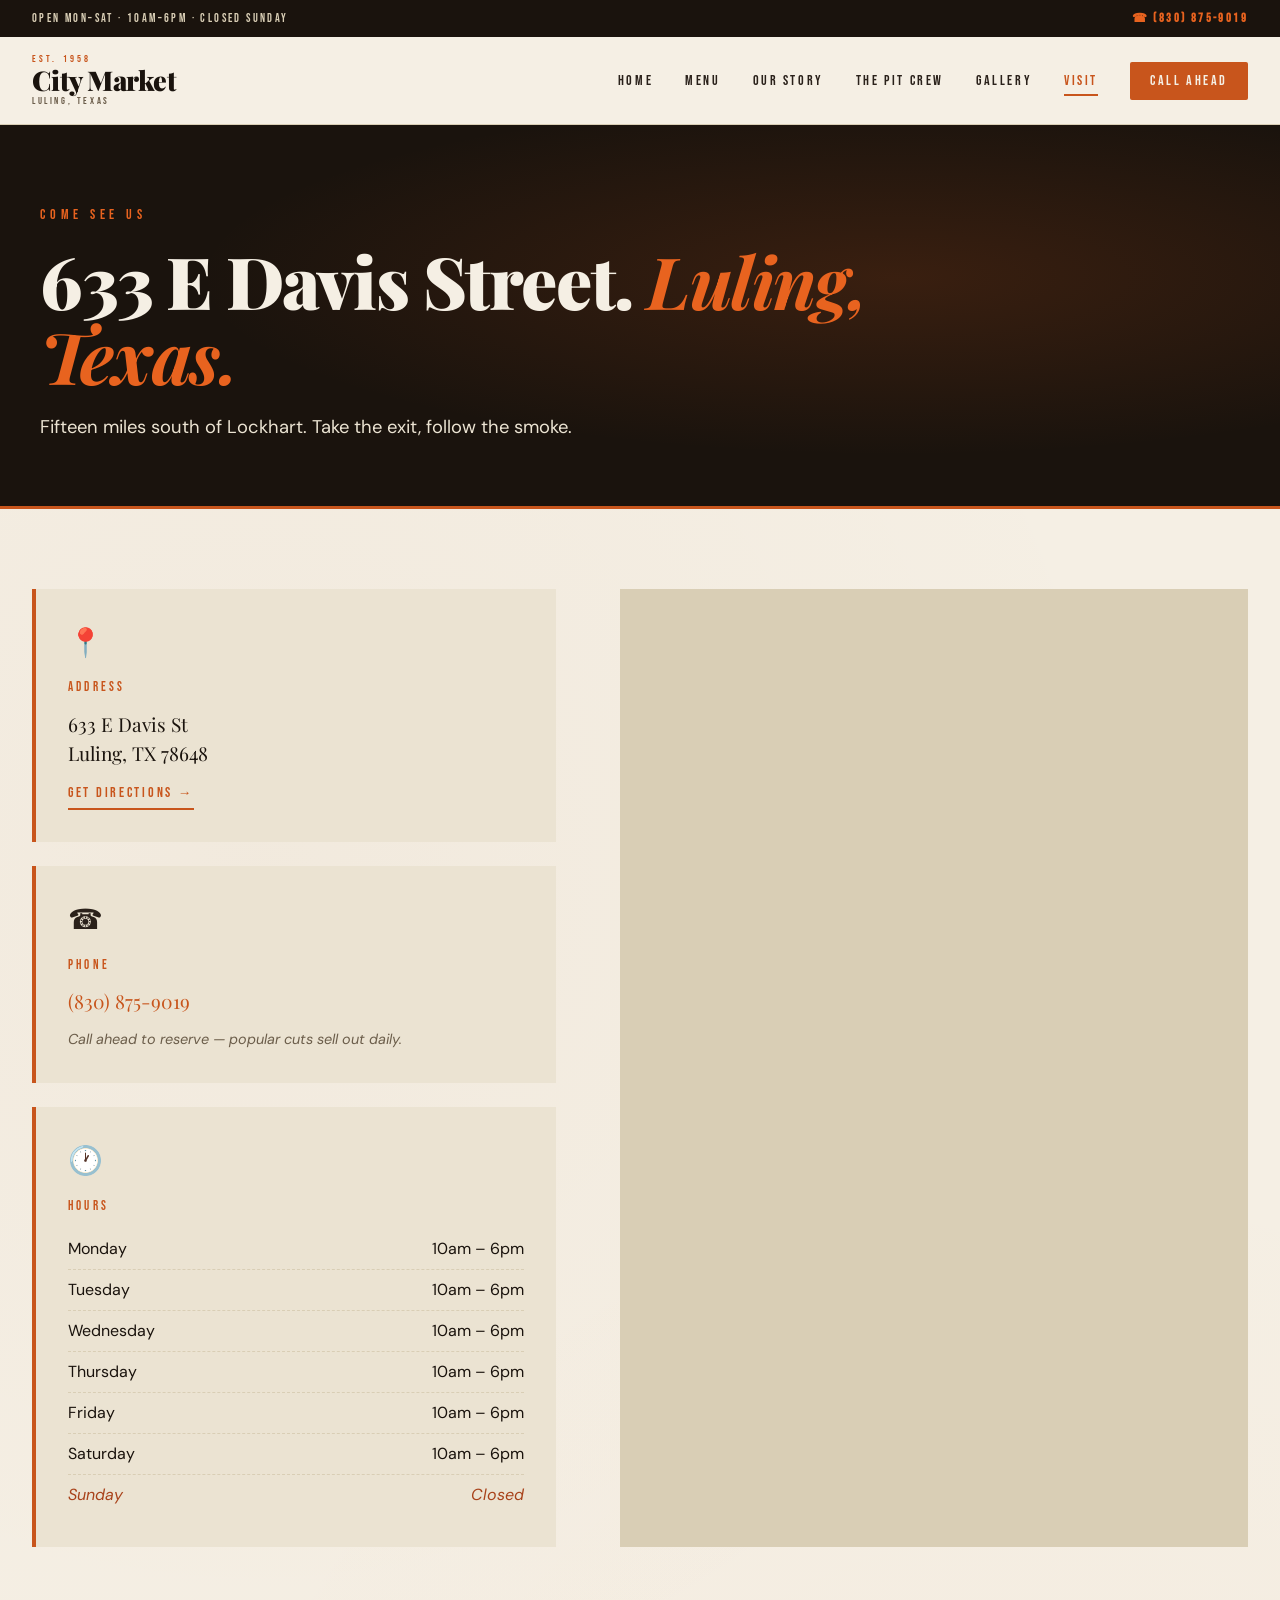
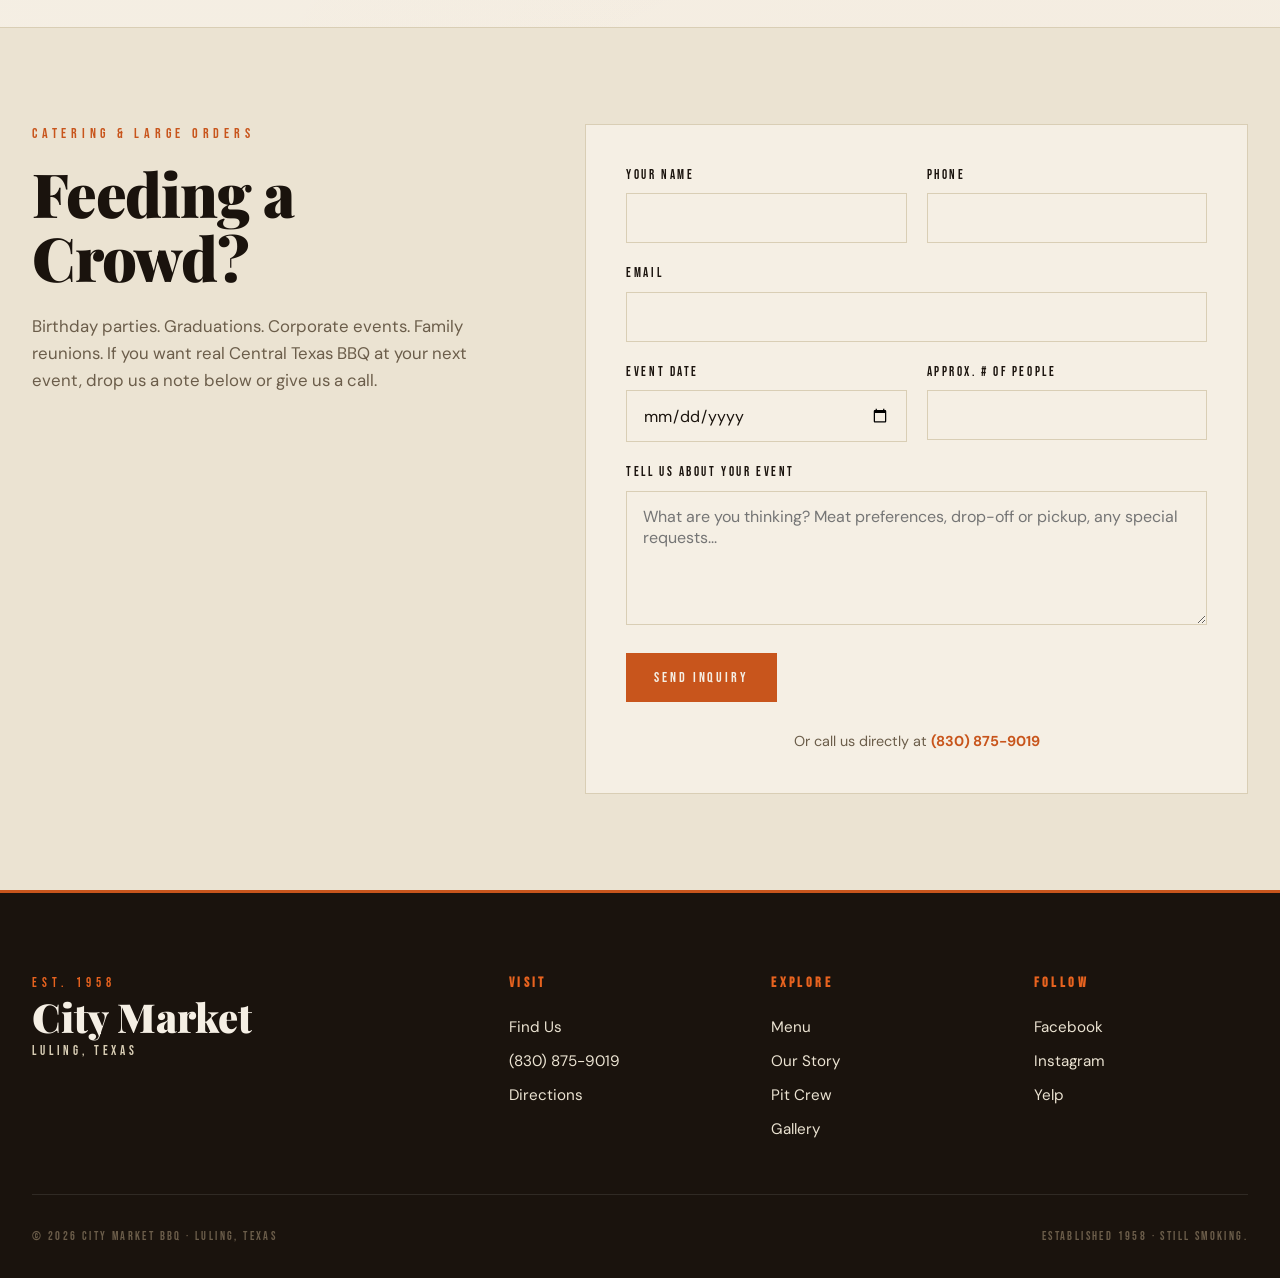
<file: contact.html>
<!DOCTYPE html>
<html lang="en">
<head>
<meta charset="UTF-8">
<meta name="viewport" content="width=device-width, initial-scale=1.0">
<title>Visit Us — City Market BBQ · 633 E Davis St, Luling, TX 78648</title>
<meta name="description" content="Visit City Market BBQ at 633 E Davis Street in Luling, Texas. Open Monday through Saturday, 10 AM to 6 PM. Closed Sunday.">
<link rel="preconnect" href="https://fonts.googleapis.com">
<link rel="preconnect" href="https://fonts.gstatic.com" crossorigin>
<link href="https://fonts.googleapis.com/css2?family=Playfair+Display:ital,wght@0,700;0,900;1,700&family=Bebas+Neue&family=DM+Sans:wght@400;500;700&display=swap" rel="stylesheet">
<link rel="stylesheet" href="css/style.css">
<link rel="stylesheet" href="css/pages.css">
</head>
<body>

<div class="top-bar">
  <div class="top-bar-inner">
    <span class="top-bar-hours">OPEN MON–SAT · 10AM–6PM · CLOSED SUNDAY</span>
    <a href="tel:8308759019" class="top-bar-phone">☎ (830) 875-9019</a>
  </div>
</div>

<nav class="nav">
  <div class="nav-inner">
    <a href="index.html" class="nav-logo">
      <span class="nav-logo-est">EST. 1958</span>
      <span class="nav-logo-name">City Market</span>
      <span class="nav-logo-loc">Luling, Texas</span>
    </a>
    <button class="nav-toggle" aria-label="Menu"><span></span><span></span><span></span></button>
    <ul class="nav-links">
      <li><a href="index.html">Home</a></li>
      <li><a href="menu.html">Menu</a></li>
      <li><a href="story.html">Our Story</a></li>
      <li><a href="staff.html">The Pit Crew</a></li>
      <li><a href="gallery.html">Gallery</a></li>
      <li><a href="contact.html" class="active">Visit</a></li>
      <li><a href="tel:8308759019" class="nav-cta">Call Ahead</a></li>
    </ul>
  </div>
</nav>

<header class="page-header">
  <div class="page-header-inner">
    <div class="section-eyebrow">Come See Us</div>
    <h1 class="page-title">633 E Davis Street. <em>Luling, Texas.</em></h1>
    <p class="page-subtitle">Fifteen miles south of Lockhart. Take the exit, follow the smoke.</p>
  </div>
</header>

<section class="contact-page">
  <div class="contact-grid">
    <div class="contact-info">
      <div class="info-card">
        <div class="info-icon">📍</div>
        <div class="info-label">Address</div>
        <div class="info-value">633 E Davis St<br>Luling, TX 78648</div>
        <a href="https://maps.google.com/?q=633+E+Davis+St+Luling+TX+78648" target="_blank" rel="noopener" class="info-link">Get Directions →</a>
      </div>

      <div class="info-card">
        <div class="info-icon">☎</div>
        <div class="info-label">Phone</div>
        <div class="info-value"><a href="tel:8308759019">(830) 875-9019</a></div>
        <p class="info-sub">Call ahead to reserve — popular cuts sell out daily.</p>
      </div>

      <div class="info-card">
        <div class="info-icon">🕐</div>
        <div class="info-label">Hours</div>
        <div class="info-value">
          <div class="hours-row"><span>Monday</span><span>10am – 6pm</span></div>
          <div class="hours-row"><span>Tuesday</span><span>10am – 6pm</span></div>
          <div class="hours-row"><span>Wednesday</span><span>10am – 6pm</span></div>
          <div class="hours-row"><span>Thursday</span><span>10am – 6pm</span></div>
          <div class="hours-row"><span>Friday</span><span>10am – 6pm</span></div>
          <div class="hours-row"><span>Saturday</span><span>10am – 6pm</span></div>
          <div class="hours-row closed"><span>Sunday</span><span>Closed</span></div>
        </div>
      </div>
    </div>

    <div class="contact-map-wrapper">
      <iframe
        src="https://www.google.com/maps/embed?pb=!1m18!1m12!1m3!1d3466.6!2d-97.6486!3d29.6810!2m3!1f0!2f0!3f0!3m2!1i1024!2i768!4f13.1!3m3!1m2!1s0x0%3A0x0!2zMjnCsDQwJzUxLjYiTiA5N8KwMzgnNTQuOSJX!5e0!3m2!1sen!2sus!4v1"
        width="100%" height="100%" style="border:0;" allowfullscreen="" loading="lazy"
        referrerpolicy="no-referrer-when-downgrade" title="City Market Luling Location"></iframe>
    </div>
  </div>
</section>

<!-- Catering / inquiry form -->
<section class="inquiry">
  <div class="inquiry-inner">
    <div class="inquiry-content">
      <div class="section-eyebrow">Catering & Large Orders</div>
      <h2 class="section-title">Feeding a Crowd?</h2>
      <p>Birthday parties. Graduations. Corporate events. Family reunions. If you want real Central Texas BBQ at your next event, drop us a note below or give us a call.</p>
    </div>

    <form class="inquiry-form" action="https://formspree.io/f/YOUR_FORM_ID" method="POST">
      <div class="form-row">
        <label>
          <span>Your Name</span>
          <input type="text" name="name" required>
        </label>
        <label>
          <span>Phone</span>
          <input type="tel" name="phone" required>
        </label>
      </div>
      <label>
        <span>Email</span>
        <input type="email" name="email" required>
      </label>
      <div class="form-row">
        <label>
          <span>Event Date</span>
          <input type="date" name="date">
        </label>
        <label>
          <span>Approx. # of People</span>
          <input type="number" name="people" min="1">
        </label>
      </div>
      <label>
        <span>Tell us about your event</span>
        <textarea name="message" rows="5" placeholder="What are you thinking? Meat preferences, drop-off or pickup, any special requests..."></textarea>
      </label>
      <button type="submit" class="btn btn-primary">Send Inquiry</button>
      <p class="form-note">Or call us directly at <a href="tel:8308759019">(830) 875-9019</a></p>
    </form>
  </div>
</section>

<footer class="footer">
  <div class="footer-inner">
    <div class="footer-brand">
      <div class="footer-est">EST. 1958</div>
      <div class="footer-name">City Market</div>
      <div class="footer-loc">Luling, Texas</div>
    </div>
    <div class="footer-links">
      <h4>Visit</h4>
      <a href="contact.html">Find Us</a>
      <a href="tel:8308759019">(830) 875-9019</a>
      <a href="https://maps.google.com/?q=633+E+Davis+St+Luling+TX+78648" target="_blank" rel="noopener">Directions</a>
    </div>
    <div class="footer-links">
      <h4>Explore</h4>
      <a href="menu.html">Menu</a>
      <a href="story.html">Our Story</a>
      <a href="staff.html">Pit Crew</a>
      <a href="gallery.html">Gallery</a>
    </div>
    <div class="footer-links">
      <h4>Follow</h4>
      <a href="#">Facebook</a>
      <a href="#">Instagram</a>
      <a href="#">Yelp</a>
    </div>
  </div>
  <div class="footer-bottom">
    <span>© 2026 City Market BBQ · Luling, Texas</span>
    <span>Established 1958 · Still smoking.</span>
  </div>
</footer>

<script src="js/main.js"></script>
</body>
</html>
</file>
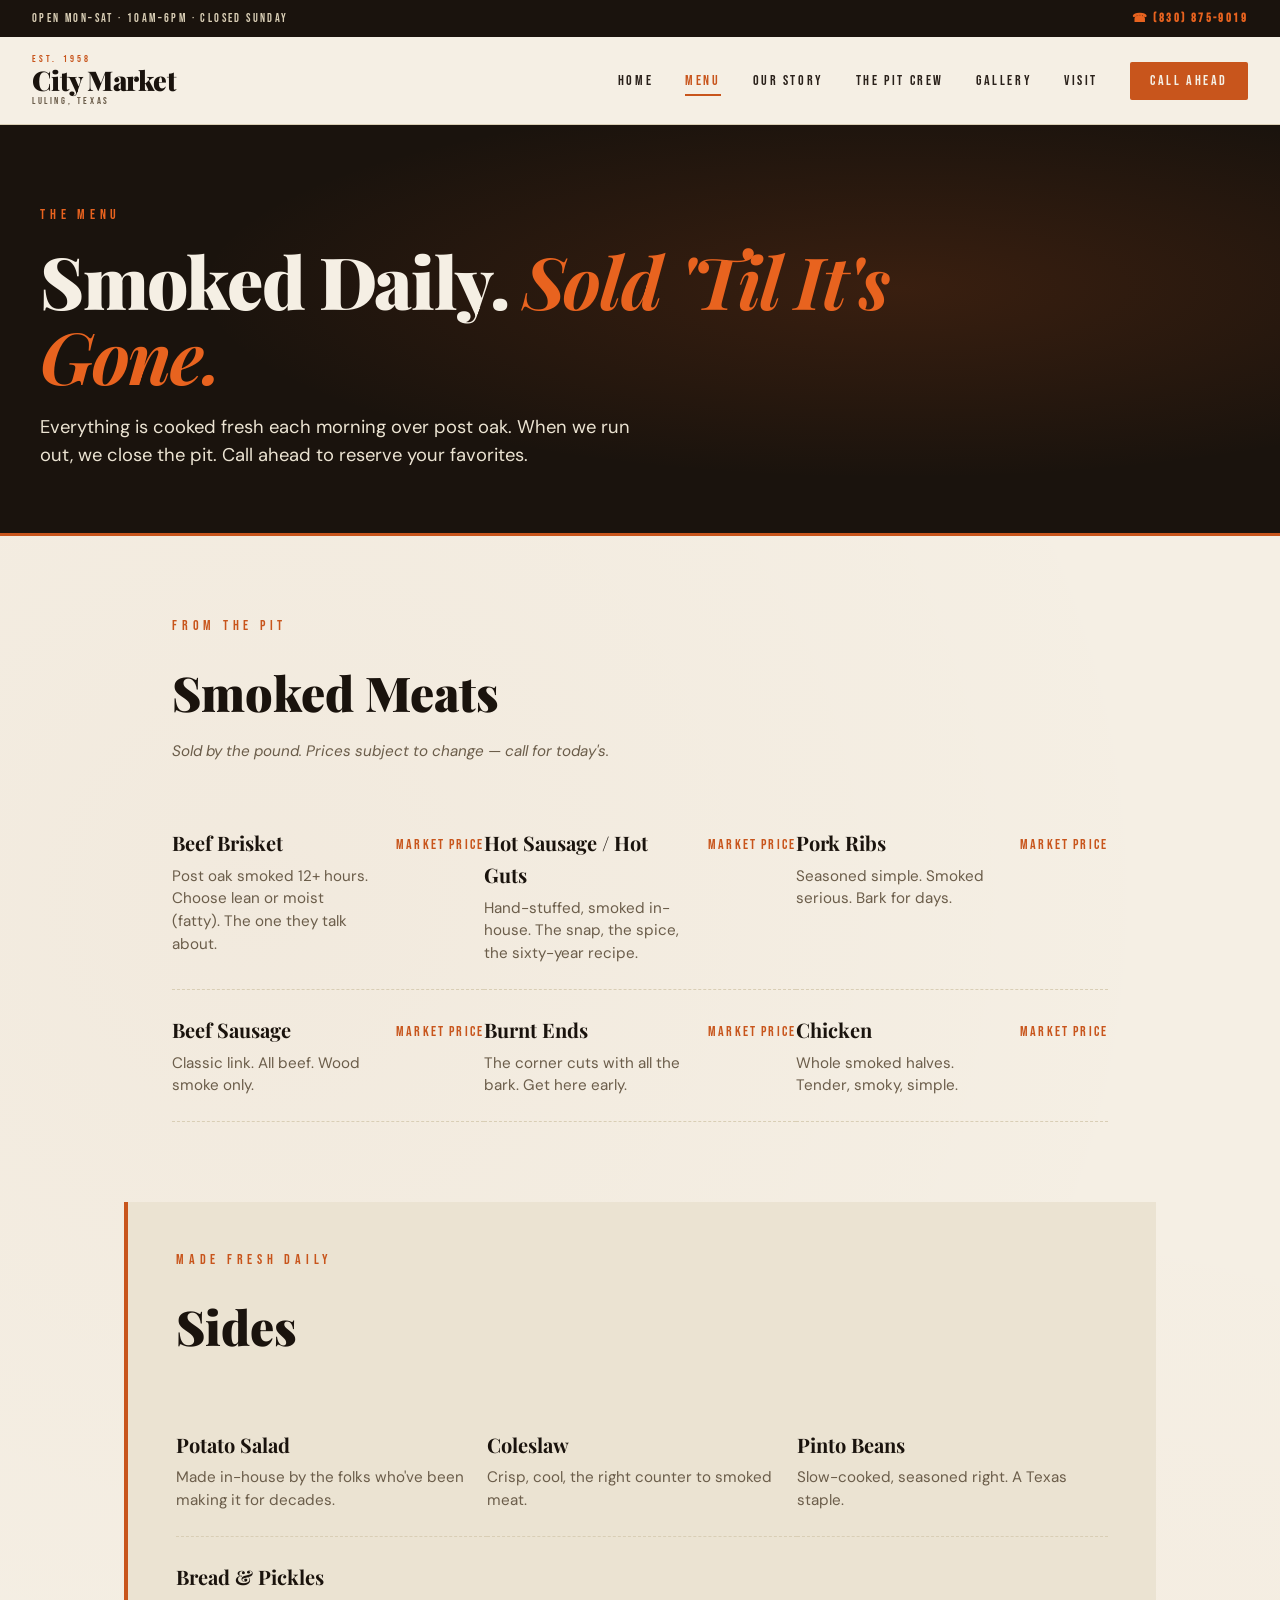
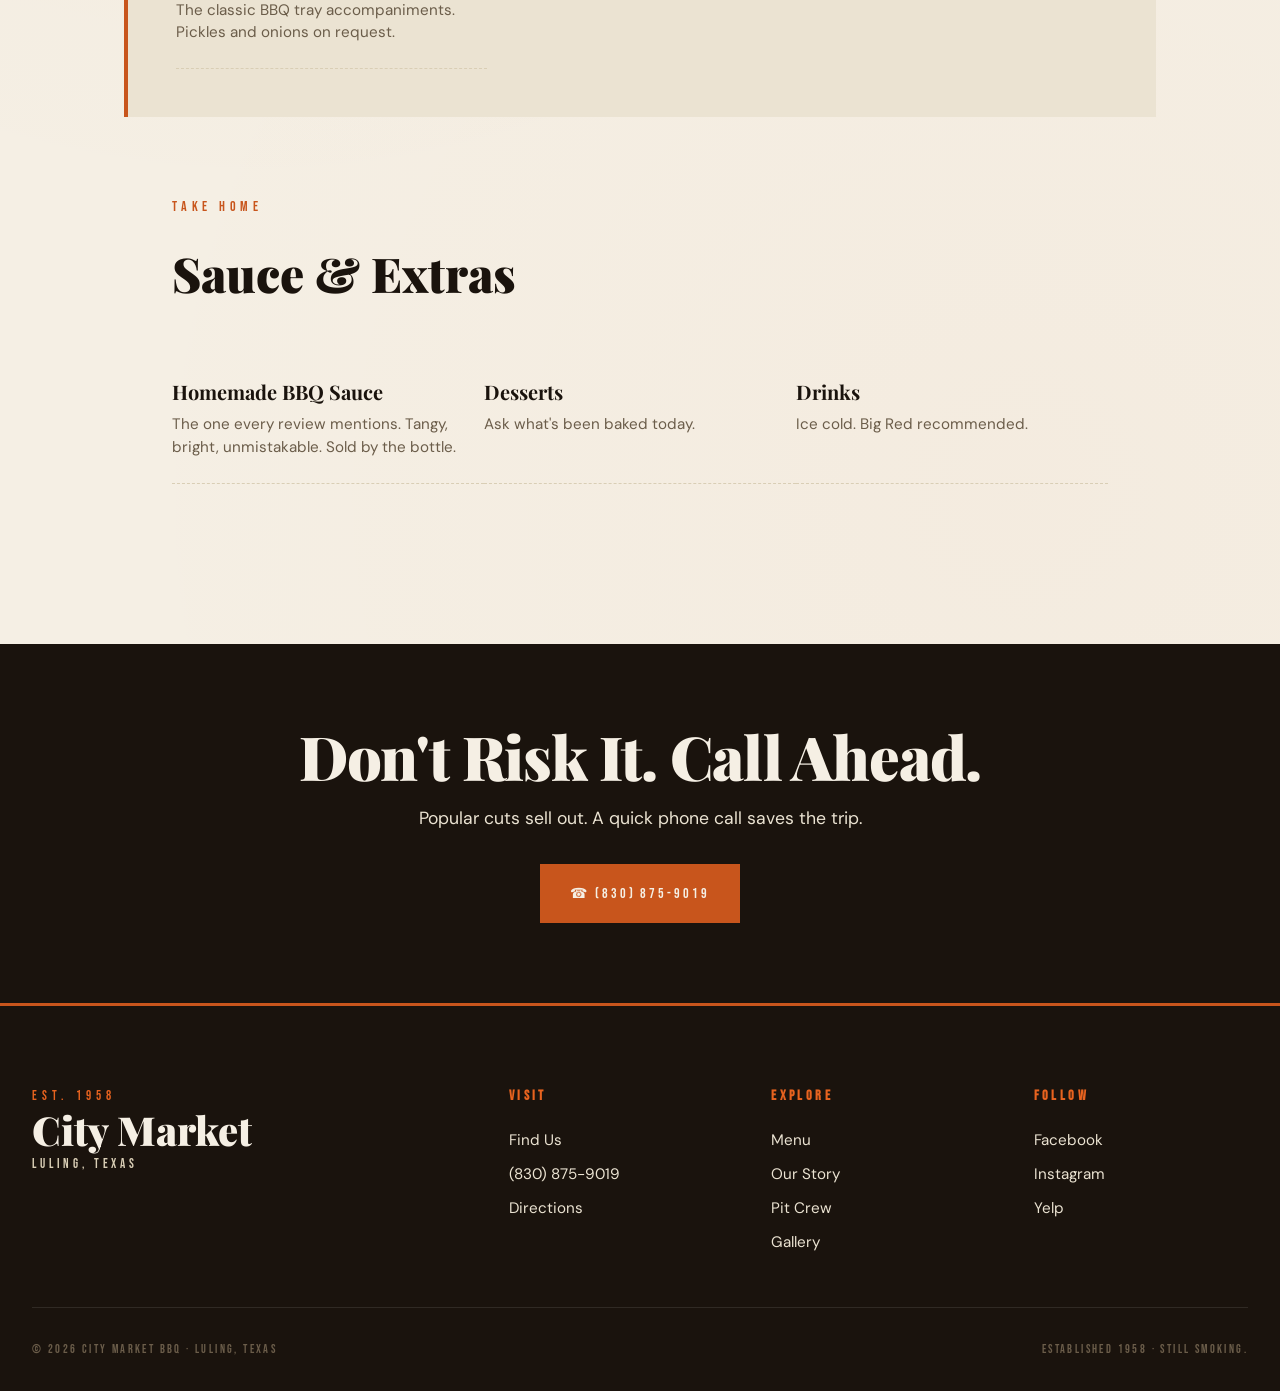
<file: menu.html>
<!DOCTYPE html>
<html lang="en">
<head>
<meta charset="UTF-8">
<meta name="viewport" content="width=device-width, initial-scale=1.0">
<title>Menu — City Market BBQ · Luling, TX</title>
<meta name="description" content="Brisket, hot sausage, pork ribs, chicken, and homemade sides at City Market BBQ in Luling, Texas since 1958.">
<link rel="preconnect" href="https://fonts.googleapis.com">
<link rel="preconnect" href="https://fonts.gstatic.com" crossorigin>
<link href="https://fonts.googleapis.com/css2?family=Playfair+Display:ital,wght@0,700;0,900;1,700&family=Bebas+Neue&family=DM+Sans:wght@400;500;700&display=swap" rel="stylesheet">
<link rel="stylesheet" href="css/style.css">
<link rel="stylesheet" href="css/pages.css">
</head>
<body>

<div class="top-bar">
  <div class="top-bar-inner">
    <span class="top-bar-hours">OPEN MON–SAT · 10AM–6PM · CLOSED SUNDAY</span>
    <a href="tel:8308759019" class="top-bar-phone">☎ (830) 875-9019</a>
  </div>
</div>

<nav class="nav">
  <div class="nav-inner">
    <a href="index.html" class="nav-logo">
      <span class="nav-logo-est">EST. 1958</span>
      <span class="nav-logo-name">City Market</span>
      <span class="nav-logo-loc">Luling, Texas</span>
    </a>
    <button class="nav-toggle" aria-label="Menu"><span></span><span></span><span></span></button>
    <ul class="nav-links">
      <li><a href="index.html">Home</a></li>
      <li><a href="menu.html" class="active">Menu</a></li>
      <li><a href="story.html">Our Story</a></li>
      <li><a href="staff.html">The Pit Crew</a></li>
      <li><a href="gallery.html">Gallery</a></li>
      <li><a href="contact.html">Visit</a></li>
      <li><a href="tel:8308759019" class="nav-cta">Call Ahead</a></li>
    </ul>
  </div>
</nav>

<!-- Page Header -->
<header class="page-header">
  <div class="page-header-inner">
    <div class="section-eyebrow">The Menu</div>
    <h1 class="page-title">Smoked Daily. <em>Sold 'Til It's Gone.</em></h1>
    <p class="page-subtitle">Everything is cooked fresh each morning over post oak. When we run out, we close the pit. Call ahead to reserve your favorites.</p>
  </div>
</header>

<!-- Menu sections -->
<section class="menu-page">

  <div class="menu-section">
    <div class="menu-section-head">
      <div class="section-eyebrow">From the Pit</div>
      <h2 class="menu-section-title">Smoked Meats</h2>
      <p class="menu-section-note">Sold by the pound. Prices subject to change — call for today's.</p>
    </div>
    <div class="menu-items">
      <div class="menu-item">
        <div class="menu-item-info">
          <h3>Beef Brisket</h3>
          <p>Post oak smoked 12+ hours. Choose lean or moist (fatty). The one they talk about.</p>
        </div>
        <div class="menu-item-price">Market Price</div>
      </div>
      <div class="menu-item">
        <div class="menu-item-info">
          <h3>Hot Sausage / Hot Guts</h3>
          <p>Hand-stuffed, smoked in-house. The snap, the spice, the sixty-year recipe.</p>
        </div>
        <div class="menu-item-price">Market Price</div>
      </div>
      <div class="menu-item">
        <div class="menu-item-info">
          <h3>Pork Ribs</h3>
          <p>Seasoned simple. Smoked serious. Bark for days.</p>
        </div>
        <div class="menu-item-price">Market Price</div>
      </div>
      <div class="menu-item">
        <div class="menu-item-info">
          <h3>Beef Sausage</h3>
          <p>Classic link. All beef. Wood smoke only.</p>
        </div>
        <div class="menu-item-price">Market Price</div>
      </div>
      <div class="menu-item">
        <div class="menu-item-info">
          <h3>Burnt Ends</h3>
          <p>The corner cuts with all the bark. Get here early.</p>
        </div>
        <div class="menu-item-price">Market Price</div>
      </div>
      <div class="menu-item">
        <div class="menu-item-info">
          <h3>Chicken</h3>
          <p>Whole smoked halves. Tender, smoky, simple.</p>
        </div>
        <div class="menu-item-price">Market Price</div>
      </div>
    </div>
  </div>

  <div class="menu-section menu-section-alt">
    <div class="menu-section-head">
      <div class="section-eyebrow">Made Fresh Daily</div>
      <h2 class="menu-section-title">Sides</h2>
    </div>
    <div class="menu-items">
      <div class="menu-item">
        <div class="menu-item-info">
          <h3>Potato Salad</h3>
          <p>Made in-house by the folks who've been making it for decades.</p>
        </div>
      </div>
      <div class="menu-item">
        <div class="menu-item-info">
          <h3>Coleslaw</h3>
          <p>Crisp, cool, the right counter to smoked meat.</p>
        </div>
      </div>
      <div class="menu-item">
        <div class="menu-item-info">
          <h3>Pinto Beans</h3>
          <p>Slow-cooked, seasoned right. A Texas staple.</p>
        </div>
      </div>
      <div class="menu-item">
        <div class="menu-item-info">
          <h3>Bread & Pickles</h3>
          <p>The classic BBQ tray accompaniments. Pickles and onions on request.</p>
        </div>
      </div>
    </div>
  </div>

  <div class="menu-section">
    <div class="menu-section-head">
      <div class="section-eyebrow">Take Home</div>
      <h2 class="menu-section-title">Sauce & Extras</h2>
    </div>
    <div class="menu-items">
      <div class="menu-item">
        <div class="menu-item-info">
          <h3>Homemade BBQ Sauce</h3>
          <p>The one every review mentions. Tangy, bright, unmistakable. Sold by the bottle.</p>
        </div>
      </div>
      <div class="menu-item">
        <div class="menu-item-info">
          <h3>Desserts</h3>
          <p>Ask what's been baked today.</p>
        </div>
      </div>
      <div class="menu-item">
        <div class="menu-item-info">
          <h3>Drinks</h3>
          <p>Ice cold. Big Red recommended.</p>
        </div>
      </div>
    </div>
  </div>

</section>

<!-- Reserve CTA -->
<section class="reserve-cta">
  <div class="reserve-cta-inner">
    <h2 class="section-title">Don't Risk It. Call Ahead.</h2>
    <p>Popular cuts sell out. A quick phone call saves the trip.</p>
    <a href="tel:8308759019" class="btn btn-primary">☎ (830) 875-9019</a>
  </div>
</section>

<!-- Footer -->
<footer class="footer">
  <div class="footer-inner">
    <div class="footer-brand">
      <div class="footer-est">EST. 1958</div>
      <div class="footer-name">City Market</div>
      <div class="footer-loc">Luling, Texas</div>
    </div>
    <div class="footer-links">
      <h4>Visit</h4>
      <a href="contact.html">Find Us</a>
      <a href="tel:8308759019">(830) 875-9019</a>
      <a href="https://maps.google.com/?q=633+E+Davis+St+Luling+TX+78648" target="_blank" rel="noopener">Directions</a>
    </div>
    <div class="footer-links">
      <h4>Explore</h4>
      <a href="menu.html">Menu</a>
      <a href="story.html">Our Story</a>
      <a href="staff.html">Pit Crew</a>
      <a href="gallery.html">Gallery</a>
    </div>
    <div class="footer-links">
      <h4>Follow</h4>
      <a href="#">Facebook</a>
      <a href="#">Instagram</a>
      <a href="#">Yelp</a>
    </div>
  </div>
  <div class="footer-bottom">
    <span>© 2026 City Market BBQ · Luling, Texas</span>
    <span>Established 1958 · Still smoking.</span>
  </div>
</footer>

<script src="js/main.js"></script>
</body>
</html>
</file>
<file: css/style.css>
/* ============================================
   CITY MARKET BBQ — Luling, TX
   Smoky, editorial, warm-ember aesthetic
   ============================================ */

:root {
  /* Palette: aged paper, charred oak, ember, cream */
  --cream: #f5efe4;
  --paper: #ebe3d2;
  --bone: #d9ceb5;
  --smoke: #6b5d4a;
  --char: #2a211a;
  --char-deep: #1a130d;
  --ember: #c8551c;
  --ember-hot: #e8631f;
  --ember-dark: #8c3812;
  --rust: #a8421a;
  --mustard: #c89a2b;

  --font-display: 'Playfair Display', Georgia, serif;
  --font-label: 'Bebas Neue', Impact, sans-serif;
  --font-body: 'DM Sans', -apple-system, sans-serif;
}

* { margin: 0; padding: 0; box-sizing: border-box; }

html { scroll-behavior: smooth; -webkit-text-size-adjust: 100%; }

body {
  font-family: var(--font-body);
  background: var(--cream);
  color: var(--char);
  line-height: 1.6;
  overflow-x: hidden;
  /* Subtle paper texture */
  background-image:
    radial-gradient(circle at 20% 30%, rgba(139, 69, 19, 0.03) 0%, transparent 40%),
    radial-gradient(circle at 80% 70%, rgba(200, 85, 28, 0.025) 0%, transparent 40%);
}

img { max-width: 100%; display: block; }

a { color: inherit; text-decoration: none; transition: opacity 0.2s ease; }

/* ============ PLACEHOLDERS (demo only) ============ */
.placeholder,
.hero-bg {
  background: linear-gradient(135deg, #3a2e22 0%, #2a211a 50%, #4a3a2a 100%);
  position: relative;
  display: flex;
  align-items: center;
  justify-content: center;
  overflow: hidden;
  border: 1px dashed rgba(200, 85, 28, 0.4);
}
.placeholder::before,
.hero-bg::before {
  content: '';
  position: absolute;
  inset: 0;
  background-image:
    repeating-linear-gradient(45deg, transparent 0, transparent 10px, rgba(200, 85, 28, 0.04) 10px, rgba(200, 85, 28, 0.04) 11px);
}
.placeholder-label {
  font-family: var(--font-label);
  font-size: 0.7rem;
  letter-spacing: 0.15em;
  color: rgba(245, 239, 228, 0.6);
  text-align: center;
  padding: 1rem;
  position: relative;
  z-index: 2;
}

/* ============ TOP BAR ============ */
.top-bar {
  background: var(--char-deep);
  color: var(--bone);
  font-family: var(--font-label);
  letter-spacing: 0.2em;
  font-size: 0.75rem;
  padding: 0.55rem 0;
}
.top-bar-inner {
  max-width: 1400px;
  margin: 0 auto;
  padding: 0 2rem;
  display: flex;
  justify-content: space-between;
  align-items: center;
  gap: 1rem;
  flex-wrap: wrap;
}
.top-bar-phone {
  color: var(--ember-hot);
  font-weight: bold;
}
.top-bar-phone:hover { color: var(--cream); }

/* ============ NAVIGATION ============ */
.nav {
  background: var(--cream);
  border-bottom: 1px solid var(--bone);
  position: sticky;
  top: 0;
  z-index: 100;
  backdrop-filter: blur(8px);
  background: rgba(245, 239, 228, 0.96);
}
.nav-inner {
  max-width: 1400px;
  margin: 0 auto;
  padding: 1.1rem 2rem;
  display: flex;
  justify-content: space-between;
  align-items: center;
  gap: 2rem;
}

.nav-logo {
  display: flex;
  flex-direction: column;
  align-items: flex-start;
  line-height: 1;
  gap: 2px;
}
.nav-logo-est {
  font-family: var(--font-label);
  font-size: 0.65rem;
  letter-spacing: 0.3em;
  color: var(--ember);
}
.nav-logo-name {
  font-family: var(--font-display);
  font-weight: 900;
  font-size: 1.7rem;
  color: var(--char-deep);
  letter-spacing: -0.02em;
}
.nav-logo-loc {
  font-family: var(--font-label);
  font-size: 0.65rem;
  letter-spacing: 0.25em;
  color: var(--smoke);
}

.nav-links {
  list-style: none;
  display: flex;
  align-items: center;
  gap: 2rem;
}
.nav-links a {
  font-family: var(--font-label);
  font-size: 0.9rem;
  letter-spacing: 0.18em;
  color: var(--char);
  position: relative;
  padding: 0.4rem 0;
  transition: color 0.2s;
}
.nav-links a:hover,
.nav-links a.active {
  color: var(--ember);
}
.nav-links a.active::after,
.nav-links a:hover::after {
  content: '';
  position: absolute;
  bottom: 0;
  left: 0;
  right: 0;
  height: 2px;
  background: var(--ember);
}
.nav-cta {
  background: var(--ember);
  color: var(--cream) !important;
  padding: 0.65rem 1.25rem !important;
  border-radius: 2px;
}
.nav-cta:hover {
  background: var(--char-deep) !important;
  color: var(--cream) !important;
}
.nav-cta::after { display: none !important; }

.nav-toggle {
  display: none;
  flex-direction: column;
  gap: 5px;
  background: none;
  border: none;
  cursor: pointer;
  padding: 8px;
}
.nav-toggle span {
  width: 26px;
  height: 2px;
  background: var(--char-deep);
  transition: all 0.3s;
}
.nav-toggle.active span:nth-child(1) { transform: rotate(45deg) translate(6px, 6px); }
.nav-toggle.active span:nth-child(2) { opacity: 0; }
.nav-toggle.active span:nth-child(3) { transform: rotate(-45deg) translate(7px, -7px); }

/* ============ HERO ============ */
.hero {
  position: relative;
  min-height: 88vh;
  display: flex;
  align-items: center;
  overflow: hidden;
  background: var(--char-deep);
}
.hero-bg {
  position: absolute;
  inset: 0;
  z-index: 1;
}
.hero-bg::after {
  content: '';
  position: absolute;
  inset: 0;
  background:
    linear-gradient(135deg, rgba(26, 19, 13, 0.85) 0%, rgba(42, 33, 26, 0.7) 50%, rgba(140, 56, 18, 0.4) 100%);
  z-index: 3;
}
.hero-content {
  position: relative;
  z-index: 5;
  max-width: 1400px;
  margin: 0 auto;
  padding: 4rem 2rem;
  width: 100%;
  color: var(--cream);
}
.hero-eyebrow {
  font-family: var(--font-label);
  letter-spacing: 0.4em;
  color: var(--ember-hot);
  font-size: 0.95rem;
  margin-bottom: 1.5rem;
}
.hero-title {
  font-family: var(--font-display);
  font-weight: 900;
  font-size: clamp(3rem, 9vw, 7.5rem);
  line-height: 0.95;
  letter-spacing: -0.03em;
  margin-bottom: 1.75rem;
  max-width: 900px;
}
.hero-title em {
  font-style: italic;
  color: var(--ember-hot);
  font-weight: 700;
}
.hero-tagline {
  font-size: clamp(1.05rem, 1.6vw, 1.25rem);
  max-width: 620px;
  margin-bottom: 2.5rem;
  color: var(--paper);
  line-height: 1.5;
}
.hero-actions {
  display: flex;
  gap: 1rem;
  flex-wrap: wrap;
  margin-bottom: 2rem;
}
.hero-warning {
  display: inline-block;
  font-family: var(--font-label);
  letter-spacing: 0.15em;
  font-size: 0.85rem;
  color: var(--mustard);
  border-left: 3px solid var(--mustard);
  padding-left: 1rem;
}
.hero-scroll {
  position: absolute;
  bottom: 2rem;
  right: 2rem;
  font-family: var(--font-label);
  letter-spacing: 0.3em;
  font-size: 0.7rem;
  color: var(--paper);
  writing-mode: vertical-rl;
  opacity: 0.6;
  z-index: 5;
}

/* ============ BUTTONS ============ */
.btn {
  display: inline-block;
  padding: 1rem 1.75rem;
  font-family: var(--font-label);
  letter-spacing: 0.2em;
  font-size: 0.9rem;
  text-transform: uppercase;
  border: 2px solid transparent;
  cursor: pointer;
  transition: all 0.25s;
  text-align: center;
}
.btn-primary {
  background: var(--ember);
  color: var(--cream);
}
.btn-primary:hover {
  background: var(--ember-hot);
  transform: translateY(-2px);
  box-shadow: 0 8px 20px rgba(200, 85, 28, 0.35);
}
.btn-secondary {
  background: transparent;
  color: var(--cream);
  border-color: var(--cream);
}
.btn-secondary:hover {
  background: var(--cream);
  color: var(--char-deep);
}
.btn-outline {
  background: transparent;
  color: var(--char-deep);
  border-color: var(--char-deep);
}
.btn-outline:hover {
  background: var(--char-deep);
  color: var(--cream);
}

/* ============ SHARED SECTION STYLES ============ */
.section-eyebrow {
  font-family: var(--font-label);
  letter-spacing: 0.35em;
  color: var(--ember);
  font-size: 0.85rem;
  margin-bottom: 1rem;
}
.section-title {
  font-family: var(--font-display);
  font-weight: 900;
  font-size: clamp(2.2rem, 5vw, 3.8rem);
  line-height: 1.05;
  letter-spacing: -0.02em;
  color: var(--char-deep);
  margin-bottom: 1.5rem;
}
.link-arrow {
  font-family: var(--font-label);
  letter-spacing: 0.2em;
  color: var(--ember);
  font-size: 0.95rem;
  border-bottom: 2px solid var(--ember);
  padding-bottom: 4px;
  display: inline-block;
}
.link-arrow:hover {
  color: var(--char-deep);
  border-color: var(--char-deep);
}

/* ============ ACCOLADES STRIP ============ */
.accolades {
  background: var(--char-deep);
  padding: 2.5rem 2rem;
  border-top: 3px solid var(--ember);
}
.accolades-inner {
  max-width: 1400px;
  margin: 0 auto;
  display: grid;
  grid-template-columns: repeat(auto-fit, minmax(220px, 1fr));
  gap: 2rem;
}
.accolade {
  text-align: center;
  color: var(--paper);
  border-left: 1px solid rgba(245, 239, 228, 0.15);
  padding-left: 1.5rem;
}
.accolade:first-child { border-left: none; }
.accolade-source {
  font-family: var(--font-label);
  letter-spacing: 0.25em;
  color: var(--ember-hot);
  font-size: 0.8rem;
  margin-bottom: 0.5rem;
}
.accolade-quote {
  font-family: var(--font-display);
  font-style: italic;
  font-size: 1.05rem;
  line-height: 1.3;
}

/* ============ STORY ============ */
.story {
  padding: 6rem 2rem;
  max-width: 1400px;
  margin: 0 auto;
}
.story-grid {
  display: grid;
  grid-template-columns: 1fr 1.1fr;
  gap: 5rem;
  align-items: center;
}
.story-image {
  aspect-ratio: 4 / 5;
  position: relative;
}
.story-image .placeholder {
  width: 100%;
  height: 100%;
  box-shadow: 20px 20px 0 var(--bone);
}
.story-lead {
  font-family: var(--font-display);
  font-style: italic;
  font-size: 1.4rem;
  line-height: 1.4;
  color: var(--char);
  margin-bottom: 1.5rem;
  border-left: 3px solid var(--ember);
  padding-left: 1.25rem;
}
.story-content p {
  margin-bottom: 1.25rem;
  color: var(--smoke);
  font-size: 1.05rem;
}
.story-content .link-arrow { margin-top: 1rem; }

/* ============ FEATURED ITEMS ============ */
.featured {
  background: var(--paper);
  padding: 6rem 2rem;
  border-top: 1px solid var(--bone);
  border-bottom: 1px solid var(--bone);
}
.featured-header {
  max-width: 1400px;
  margin: 0 auto 4rem;
  text-align: center;
}
.featured-grid {
  max-width: 1400px;
  margin: 0 auto;
  display: grid;
  grid-template-columns: repeat(auto-fit, minmax(260px, 1fr));
  gap: 2rem;
}
.dish {
  background: var(--cream);
  border: 1px solid var(--bone);
  transition: transform 0.3s, box-shadow 0.3s;
}
.dish:hover {
  transform: translateY(-6px);
  box-shadow: 0 20px 40px rgba(26, 19, 13, 0.12);
}
.dish-image {
  aspect-ratio: 4 / 3;
}
.dish-image .placeholder {
  width: 100%;
  height: 100%;
}
.dish-content {
  padding: 1.75rem;
}
.dish-content h3 {
  font-family: var(--font-display);
  font-weight: 900;
  font-size: 1.5rem;
  color: var(--char-deep);
  margin-bottom: 0.75rem;
}
.dish-content p {
  color: var(--smoke);
  font-size: 0.95rem;
  line-height: 1.55;
}
.featured-footer {
  max-width: 1400px;
  margin: 4rem auto 0;
  text-align: center;
}

/* ============ CREW TEASER ============ */
.crew-teaser {
  background: var(--char-deep);
  color: var(--cream);
  padding: 6rem 2rem;
  position: relative;
  overflow: hidden;
}
.crew-teaser::before {
  content: '';
  position: absolute;
  inset: 0;
  background: radial-gradient(ellipse at 80% 30%, rgba(200, 85, 28, 0.15) 0%, transparent 50%);
}
.crew-teaser-inner {
  max-width: 1400px;
  margin: 0 auto;
  display: grid;
  grid-template-columns: 1fr 1fr;
  gap: 5rem;
  align-items: center;
  position: relative;
  z-index: 2;
}
.crew-teaser .section-title { color: var(--cream); }
.crew-teaser p {
  color: var(--paper);
  font-size: 1.05rem;
  margin-bottom: 2rem;
  max-width: 500px;
}
.crew-teaser .btn-outline {
  color: var(--cream);
  border-color: var(--cream);
}
.crew-teaser .btn-outline:hover {
  background: var(--ember);
  border-color: var(--ember);
  color: var(--cream);
}
.crew-teaser-images {
  position: relative;
  height: 500px;
}
.crew-img-1 {
  position: absolute;
  top: 0;
  left: 10%;
  width: 70%;
  height: 75%;
}
.crew-img-2 {
  position: absolute;
  bottom: 0;
  right: 0;
  width: 55%;
  height: 55%;
  border: 6px solid var(--char-deep);
}

/* ============ GALLERY TEASER ============ */
.gallery-teaser {
  padding: 6rem 2rem;
  max-width: 1400px;
  margin: 0 auto;
}
.gallery-teaser-header {
  text-align: center;
  margin-bottom: 4rem;
}
.gallery-grid {
  display: grid;
  grid-template-columns: repeat(6, 1fr);
  grid-auto-rows: 180px;
  gap: 0.75rem;
}
.g-1 { grid-column: span 2; grid-row: span 2; }
.g-2 { grid-column: span 2; grid-row: span 1; }
.g-3 { grid-column: span 2; grid-row: span 1; }
.g-4 { grid-column: span 2; grid-row: span 1; }
.g-5 { grid-column: span 2; grid-row: span 1; }
.g-6 { grid-column: span 2; grid-row: span 1; }
.gallery-grid .placeholder {
  transition: transform 0.4s;
}
.gallery-grid .placeholder:hover {
  transform: scale(0.97);
}
.gallery-teaser-footer {
  text-align: center;
  margin-top: 3rem;
}

/* ============ VISIT ============ */
.visit {
  background: var(--paper);
  padding: 6rem 2rem;
  border-top: 1px solid var(--bone);
}
.visit-grid {
  max-width: 1400px;
  margin: 0 auto;
  display: grid;
  grid-template-columns: 1fr 1fr;
  gap: 4rem;
  align-items: stretch;
}
.visit-details {
  display: grid;
  grid-template-columns: 1fr 1fr;
  gap: 1.75rem;
  margin: 2.5rem 0;
}
.visit-item {
  border-top: 2px solid var(--char-deep);
  padding-top: 1rem;
}
.visit-label {
  font-family: var(--font-label);
  letter-spacing: 0.25em;
  font-size: 0.75rem;
  color: var(--ember);
  margin-bottom: 0.5rem;
}
.visit-value {
  font-family: var(--font-display);
  font-size: 1.1rem;
  color: var(--char-deep);
  line-height: 1.4;
}
.visit-value a { color: var(--ember); }
.visit-map {
  min-height: 500px;
  background: var(--bone);
  border: 1px solid var(--bone);
}

/* ============ FOOTER ============ */
.footer {
  background: var(--char-deep);
  color: var(--paper);
  padding: 5rem 2rem 2rem;
  border-top: 3px solid var(--ember);
}
.footer-inner {
  max-width: 1400px;
  margin: 0 auto;
  display: grid;
  grid-template-columns: 2fr 1fr 1fr 1fr;
  gap: 3rem;
  padding-bottom: 3rem;
  border-bottom: 1px solid rgba(245, 239, 228, 0.1);
}
.footer-est {
  font-family: var(--font-label);
  letter-spacing: 0.4em;
  color: var(--ember-hot);
  font-size: 0.8rem;
  margin-bottom: 0.25rem;
}
.footer-name {
  font-family: var(--font-display);
  font-weight: 900;
  font-size: 2.5rem;
  color: var(--cream);
  line-height: 1;
  margin-bottom: 0.25rem;
}
.footer-loc {
  font-family: var(--font-label);
  letter-spacing: 0.3em;
  font-size: 0.8rem;
  color: var(--bone);
}
.footer-links h4 {
  font-family: var(--font-label);
  letter-spacing: 0.25em;
  font-size: 0.85rem;
  color: var(--ember-hot);
  margin-bottom: 1rem;
}
.footer-links a {
  display: block;
  color: var(--paper);
  font-size: 0.95rem;
  padding: 0.3rem 0;
  transition: color 0.2s;
}
.footer-links a:hover { color: var(--ember-hot); }
.footer-bottom {
  max-width: 1400px;
  margin: 2rem auto 0;
  display: flex;
  justify-content: space-between;
  flex-wrap: wrap;
  gap: 1rem;
  font-family: var(--font-label);
  letter-spacing: 0.2em;
  font-size: 0.75rem;
  color: var(--smoke);
}

/* ============ RESPONSIVE ============ */
@media (max-width: 1024px) {
  .story-grid,
  .crew-teaser-inner,
  .visit-grid {
    grid-template-columns: 1fr;
    gap: 3rem;
  }
  .crew-teaser-images { height: 420px; }
  .footer-inner {
    grid-template-columns: 1fr 1fr;
  }
  .story-image .placeholder {
    box-shadow: 12px 12px 0 var(--bone);
  }
}

@media (max-width: 768px) {
  .nav-inner { padding: 1rem; }
  .nav-toggle { display: flex; }
  .nav-links {
    position: absolute;
    top: 100%;
    left: 0;
    right: 0;
    background: var(--cream);
    flex-direction: column;
    padding: 1.5rem;
    gap: 0;
    border-bottom: 1px solid var(--bone);
    transform: translateY(-110%);
    transition: transform 0.3s;
    z-index: -1;
  }
  .nav-links.open { transform: translateY(0); }
  .nav-links li { width: 100%; }
  .nav-links a {
    display: block;
    padding: 1rem 0;
    border-bottom: 1px solid var(--bone);
  }
  .nav-links a.active::after,
  .nav-links a:hover::after { display: none; }
  .nav-cta {
    text-align: center;
    margin-top: 0.5rem;
  }

  .top-bar-inner { justify-content: center; text-align: center; flex-direction: column; gap: 0.35rem; padding: 0 1rem; }

  .hero { min-height: 75vh; }
  .hero-content { padding: 3rem 1.25rem; }
  .hero-scroll { display: none; }
  .hero-actions .btn { width: 100%; }

  .accolades-inner { grid-template-columns: 1fr 1fr; gap: 1.25rem; }
  .accolade { padding-left: 0; border-left: none; border-top: 1px solid rgba(245, 239, 228, 0.15); padding-top: 1rem; }
  .accolade:nth-child(-n+2) { border-top: none; padding-top: 0; }

  .story,
  .featured,
  .crew-teaser,
  .gallery-teaser,
  .visit { padding: 4rem 1.25rem; }

  .story-image .placeholder { box-shadow: 8px 8px 0 var(--bone); }

  .crew-teaser-images { height: 380px; }

  .gallery-grid {
    grid-template-columns: repeat(2, 1fr);
    grid-auto-rows: 160px;
  }
  .g-1, .g-2, .g-3, .g-4, .g-5, .g-6 { grid-column: span 1; grid-row: span 1; }
  .g-1 { grid-column: span 2; grid-row: span 2; }

  .visit-details { grid-template-columns: 1fr; gap: 1.25rem; }
  .visit-map { min-height: 320px; }

  .footer { padding: 3rem 1.25rem 2rem; }
  .footer-inner { grid-template-columns: 1fr; gap: 2rem; padding-bottom: 2rem; }
  .footer-bottom { flex-direction: column; align-items: flex-start; }
}

@media (max-width: 480px) {
  .hero-title { font-size: 3rem; }
  .section-title { font-size: 2rem; }
  .story-lead { font-size: 1.15rem; }
}
</file>
<file: css/pages.css>
/* ============================================
   PAGE-SPECIFIC STYLES
   ============================================ */

/* ============ PAGE HEADER (shared) ============ */
.page-header {
  background: var(--char-deep);
  color: var(--cream);
  padding: 5rem 2rem 4rem;
  position: relative;
  overflow: hidden;
  border-bottom: 3px solid var(--ember);
}
.page-header::before {
  content: '';
  position: absolute;
  inset: 0;
  background: radial-gradient(ellipse at 70% 40%, rgba(200, 85, 28, 0.18) 0%, transparent 55%);
}
.page-header-inner {
  position: relative;
  max-width: 1200px;
  margin: 0 auto;
  z-index: 2;
}
.page-header .section-eyebrow { color: var(--ember-hot); }
.page-title {
  font-family: var(--font-display);
  font-weight: 900;
  font-size: clamp(2.5rem, 6vw, 4.5rem);
  line-height: 1.05;
  letter-spacing: -0.02em;
  color: var(--cream);
  margin-bottom: 1.25rem;
  max-width: 900px;
}
.page-title em {
  font-style: italic;
  color: var(--ember-hot);
  font-weight: 700;
}
.page-subtitle {
  font-size: 1.15rem;
  color: var(--paper);
  max-width: 600px;
  line-height: 1.5;
}

/* ============ MENU PAGE ============ */
.menu-page {
  padding: 5rem 2rem;
  max-width: 1000px;
  margin: 0 auto;
}
.menu-section { margin-bottom: 5rem; }
.menu-section-alt {
  background: var(--paper);
  padding: 3rem;
  margin: 5rem -3rem;
  border-left: 4px solid var(--ember);
}
.menu-section-head { margin-bottom: 2.5rem; }
.menu-section-title {
  font-family: var(--font-display);
  font-weight: 900;
  font-size: clamp(2rem, 4vw, 3rem);
  color: var(--char-deep);
  margin-bottom: 0.5rem;
}
.menu-section-note {
  color: var(--smoke);
  font-size: 0.95rem;
  font-style: italic;
}
.menu-items {
  display: grid;
  grid-template-columns: repeat(auto-fit, minmax(300px, 1fr));
  gap: 0;
}
.menu-item {
  display: flex;
  justify-content: space-between;
  align-items: flex-start;
  gap: 1.5rem;
  padding: 1.5rem 0;
  border-bottom: 1px dashed var(--bone);
}
.menu-item-info h3 {
  font-family: var(--font-display);
  font-weight: 700;
  font-size: 1.25rem;
  color: var(--char-deep);
  margin-bottom: 0.35rem;
}
.menu-item-info p {
  color: var(--smoke);
  font-size: 0.95rem;
  line-height: 1.5;
}
.menu-item-price {
  font-family: var(--font-label);
  letter-spacing: 0.15em;
  color: var(--ember);
  font-size: 0.9rem;
  white-space: nowrap;
  padding-top: 6px;
}

.reserve-cta {
  background: var(--char-deep);
  color: var(--cream);
  padding: 5rem 2rem;
  text-align: center;
}
.reserve-cta .section-title { color: var(--cream); margin-bottom: 1rem; }
.reserve-cta p {
  color: var(--paper);
  margin-bottom: 2rem;
  font-size: 1.1rem;
}

/* ============ STORY PAGE ============ */
.story-feature {
  padding: 6rem 2rem;
  max-width: 1400px;
  margin: 0 auto;
}
.story-feature-grid {
  display: grid;
  grid-template-columns: 1fr 1.1fr;
  gap: 5rem;
  align-items: center;
}
.story-feature-image {
  aspect-ratio: 3 / 4;
}
.story-feature-image .placeholder {
  width: 100%;
  height: 100%;
  box-shadow: 20px 20px 0 var(--bone);
}
.story-feature-content .story-lead {
  font-family: var(--font-display);
  font-style: italic;
  font-size: 1.5rem;
  line-height: 1.4;
  color: var(--char);
  margin-bottom: 1.5rem;
  border-left: 3px solid var(--ember);
  padding-left: 1.25rem;
}
.story-feature-content p {
  color: var(--smoke);
  font-size: 1.05rem;
  margin-bottom: 1.25rem;
  line-height: 1.65;
}

/* ============ TIMELINE ============ */
.timeline {
  background: var(--paper);
  padding: 6rem 2rem;
  border-top: 1px solid var(--bone);
  border-bottom: 1px solid var(--bone);
}
.timeline-header {
  max-width: 1200px;
  margin: 0 auto 4rem;
  text-align: center;
}
.timeline-track {
  max-width: 900px;
  margin: 0 auto;
  position: relative;
}
.timeline-track::before {
  content: '';
  position: absolute;
  left: 150px;
  top: 0;
  bottom: 0;
  width: 2px;
  background: var(--bone);
}
.timeline-entry {
  display: grid;
  grid-template-columns: 130px 1fr;
  gap: 3rem;
  padding: 2rem 0;
  position: relative;
}
.timeline-entry::before {
  content: '';
  position: absolute;
  left: 145px;
  top: 2.5rem;
  width: 14px;
  height: 14px;
  background: var(--ember);
  border-radius: 50%;
  border: 3px solid var(--paper);
  z-index: 2;
}
.timeline-year {
  font-family: var(--font-display);
  font-weight: 900;
  font-size: 1.8rem;
  color: var(--ember);
  text-align: right;
  padding-top: 0.5rem;
}
.timeline-body h3 {
  font-family: var(--font-display);
  font-weight: 700;
  font-size: 1.4rem;
  color: var(--char-deep);
  margin-bottom: 0.5rem;
}
.timeline-body p {
  color: var(--smoke);
  line-height: 1.6;
}

/* ============ PRESS FEATURE ============ */
.press-feature {
  padding: 6rem 2rem;
  background: var(--cream);
}
.press-feature-inner {
  max-width: 1200px;
  margin: 0 auto;
  text-align: center;
}
.press-quotes {
  display: grid;
  grid-template-columns: repeat(auto-fit, minmax(260px, 1fr));
  gap: 2rem;
  margin-top: 3rem;
  text-align: left;
}
.press-quote {
  background: var(--paper);
  padding: 2rem;
  border-left: 3px solid var(--ember);
  position: relative;
}
.press-quote::before {
  content: '"';
  position: absolute;
  top: 0;
  right: 1.5rem;
  font-family: var(--font-display);
  font-size: 5rem;
  color: var(--bone);
  line-height: 1;
}
.press-quote p {
  font-family: var(--font-display);
  font-style: italic;
  font-size: 1.2rem;
  color: var(--char-deep);
  line-height: 1.4;
  margin-bottom: 1rem;
  position: relative;
  z-index: 2;
}
.press-quote cite {
  font-family: var(--font-label);
  letter-spacing: 0.2em;
  color: var(--ember);
  font-size: 0.85rem;
  font-style: normal;
}

/* ============ CREW PAGE ============ */
.crew-page {
  padding: 5rem 2rem;
  max-width: 1400px;
  margin: 0 auto;
}
.crew-hero {
  margin-bottom: 4rem;
}
.crew-hero .placeholder {
  width: 100%;
  aspect-ratio: 16 / 9;
  min-height: 420px;
}
.crew-hero .placeholder.img-loaded {
  background-position: top center !important;
  background-size: cover !important;
}
.crew-hero-caption {
  text-align: center;
  font-family: var(--font-display);
  font-style: italic;
  color: var(--smoke);
  font-size: 1rem;
  margin-top: 1rem;
}
.crew-grid {
  display: grid;
  grid-template-columns: repeat(auto-fit, minmax(280px, 1fr));
  gap: 2rem;
}
.crew-member {
  background: var(--cream);
  border: 1px solid var(--bone);
  transition: transform 0.3s, box-shadow 0.3s;
}
.crew-member:hover {
  transform: translateY(-6px);
  box-shadow: 0 20px 40px rgba(26, 19, 13, 0.12);
}
.crew-member-image {
  aspect-ratio: 4 / 5;
}
.crew-member-image .placeholder {
  width: 100%;
  height: 100%;
}
.crew-member-info {
  padding: 1.75rem;
}
.crew-role {
  font-family: var(--font-label);
  letter-spacing: 0.25em;
  color: var(--ember);
  font-size: 0.8rem;
  margin-bottom: 0.5rem;
}
.crew-name {
  font-family: var(--font-display);
  font-weight: 900;
  font-size: 1.5rem;
  color: var(--char-deep);
  margin-bottom: 0.75rem;
}
.crew-member-info p {
  color: var(--smoke);
  font-size: 0.95rem;
  line-height: 1.55;
}
.crew-note {
  max-width: 800px;
  margin: 4rem auto 0;
  padding: 1.25rem;
  background: var(--paper);
  border-left: 3px solid var(--mustard);
  font-size: 0.9rem;
  color: var(--smoke);
  font-style: italic;
}

/* ============ GALLERY PAGE ============ */
.gallery-page {
  padding: 4rem 2rem 6rem;
  max-width: 1400px;
  margin: 0 auto;
}
.gallery-filters {
  display: flex;
  gap: 0.75rem;
  margin-bottom: 3rem;
  flex-wrap: wrap;
  justify-content: center;
}
.filter-btn {
  background: transparent;
  border: 2px solid var(--bone);
  color: var(--char);
  padding: 0.65rem 1.5rem;
  font-family: var(--font-label);
  letter-spacing: 0.2em;
  font-size: 0.85rem;
  cursor: pointer;
  transition: all 0.2s;
}
.filter-btn:hover {
  border-color: var(--ember);
  color: var(--ember);
}
.filter-btn.active {
  background: var(--char-deep);
  border-color: var(--char-deep);
  color: var(--cream);
}

.gallery-full-grid {
  display: grid;
  grid-template-columns: repeat(4, 1fr);
  grid-auto-rows: 220px;
  gap: 1rem;
}
.gallery-tile {
  cursor: pointer;
  overflow: hidden;
  transition: opacity 0.3s;
}
.gallery-tile .placeholder {
  width: 100%;
  height: 100%;
  transition: transform 0.5s;
}
.gallery-tile:hover .placeholder { transform: scale(1.04); }
.gallery-tile.tall { grid-row: span 2; }
.gallery-tile.wide { grid-column: span 2; }
.gallery-tile.hidden { display: none; }

/* Lightbox */
.lightbox {
  position: fixed;
  inset: 0;
  background: rgba(10, 7, 5, 0.95);
  display: flex;
  align-items: center;
  justify-content: center;
  z-index: 1000;
  opacity: 0;
  pointer-events: none;
  transition: opacity 0.3s;
  padding: 2rem;
}
.lightbox.open {
  opacity: 1;
  pointer-events: all;
}
.lightbox-content {
  max-width: 90vw;
  max-height: 85vh;
}
.lightbox-content img {
  max-width: 100%;
  max-height: 85vh;
  object-fit: contain;
}
.lightbox-close {
  position: absolute;
  top: 1.5rem;
  right: 2rem;
  background: none;
  border: none;
  color: var(--cream);
  font-size: 2.5rem;
  cursor: pointer;
  line-height: 1;
  padding: 0.5rem 1rem;
}
.lightbox-close:hover { color: var(--ember-hot); }

/* ============ CONTACT PAGE ============ */
.contact-page {
  padding: 5rem 2rem;
  max-width: 1400px;
  margin: 0 auto;
}
.contact-grid {
  display: grid;
  grid-template-columns: 1fr 1.2fr;
  gap: 4rem;
}
.contact-info {
  display: grid;
  gap: 1.5rem;
}
.info-card {
  background: var(--paper);
  padding: 2rem;
  border-left: 4px solid var(--ember);
}
.info-icon {
  font-size: 1.75rem;
  margin-bottom: 0.75rem;
}
.info-label {
  font-family: var(--font-label);
  letter-spacing: 0.25em;
  color: var(--ember);
  font-size: 0.8rem;
  margin-bottom: 0.75rem;
}
.info-value {
  font-family: var(--font-display);
  font-size: 1.2rem;
  color: var(--char-deep);
  line-height: 1.5;
}
.info-value a { color: var(--ember); }
.info-sub {
  margin-top: 0.75rem;
  color: var(--smoke);
  font-size: 0.9rem;
  font-style: italic;
}
.info-link {
  display: inline-block;
  margin-top: 1rem;
  font-family: var(--font-label);
  letter-spacing: 0.2em;
  font-size: 0.85rem;
  color: var(--ember);
  border-bottom: 2px solid var(--ember);
  padding-bottom: 3px;
}
.hours-row {
  display: flex;
  justify-content: space-between;
  padding: 0.5rem 0;
  border-bottom: 1px dashed var(--bone);
  font-family: var(--font-body);
  font-size: 1rem;
}
.hours-row:last-child { border-bottom: none; }
.hours-row.closed {
  color: var(--rust);
  font-style: italic;
}

.contact-map-wrapper {
  min-height: 600px;
  background: var(--bone);
}

/* ============ INQUIRY FORM ============ */
.inquiry {
  background: var(--paper);
  padding: 6rem 2rem;
  border-top: 1px solid var(--bone);
}
.inquiry-inner {
  max-width: 1400px;
  margin: 0 auto;
  display: grid;
  grid-template-columns: 1fr 1.4fr;
  gap: 5rem;
  align-items: start;
}
.inquiry-content p {
  color: var(--smoke);
  font-size: 1.05rem;
  line-height: 1.6;
}
.inquiry-form {
  display: grid;
  gap: 1.25rem;
  background: var(--cream);
  padding: 2.5rem;
  border: 1px solid var(--bone);
}
.form-row {
  display: grid;
  grid-template-columns: 1fr 1fr;
  gap: 1.25rem;
}
.inquiry-form label {
  display: block;
}
.inquiry-form label span {
  display: block;
  font-family: var(--font-label);
  letter-spacing: 0.2em;
  font-size: 0.8rem;
  color: var(--char-deep);
  margin-bottom: 0.5rem;
}
.inquiry-form input,
.inquiry-form textarea {
  width: 100%;
  padding: 0.85rem 1rem;
  font-family: var(--font-body);
  font-size: 1rem;
  background: var(--cream);
  border: 1px solid var(--bone);
  color: var(--char-deep);
  transition: border-color 0.2s;
}
.inquiry-form input:focus,
.inquiry-form textarea:focus {
  outline: none;
  border-color: var(--ember);
}
.inquiry-form textarea {
  resize: vertical;
  font-family: var(--font-body);
}
.inquiry-form button {
  justify-self: start;
  border: none;
}
.form-note {
  font-size: 0.9rem;
  color: var(--smoke);
  text-align: center;
  margin-top: 0.5rem;
}
.form-note a { color: var(--ember); font-weight: 700; }

/* ============ RESPONSIVE ============ */
@media (max-width: 1024px) {
  .story-feature-grid,
  .contact-grid,
  .inquiry-inner { grid-template-columns: 1fr; gap: 3rem; }

  .story-feature-image .placeholder { box-shadow: 12px 12px 0 var(--bone); }

  .timeline-track::before { left: 90px; }
  .timeline-entry { grid-template-columns: 80px 1fr; gap: 2rem; }
  .timeline-entry::before { left: 85px; }
  .timeline-year { font-size: 1.4rem; }

  .gallery-full-grid {
    grid-template-columns: repeat(3, 1fr);
  }
}

@media (max-width: 768px) {
  .page-header { padding: 3.5rem 1.25rem 3rem; }
  .story-feature,
  .timeline,
  .press-feature,
  .crew-page,
  .gallery-page,
  .contact-page,
  .menu-page,
  .inquiry { padding: 3.5rem 1.25rem; }

  .story-feature-image .placeholder { box-shadow: 8px 8px 0 var(--bone); }

  .menu-section-alt { margin: 3rem -1.25rem; padding: 2rem 1.25rem; }
  .menu-item { flex-direction: column; gap: 0.5rem; }

  .timeline-track::before { display: none; }
  .timeline-entry {
    grid-template-columns: 1fr;
    gap: 0.5rem;
    padding: 1.5rem 0;
    border-bottom: 1px dashed var(--bone);
  }
  .timeline-entry::before { display: none; }
  .timeline-year {
    text-align: left;
    font-size: 1.5rem;
    color: var(--ember);
  }

  .gallery-full-grid {
    grid-template-columns: repeat(2, 1fr);
    grid-auto-rows: 180px;
  }
  .gallery-tile.wide { grid-column: span 2; }
  .gallery-tile.tall { grid-row: span 2; }

  .contact-map-wrapper { min-height: 350px; }

  .inquiry-form { padding: 1.5rem; }
  .form-row { grid-template-columns: 1fr; gap: 1.25rem; }
}
</file>
